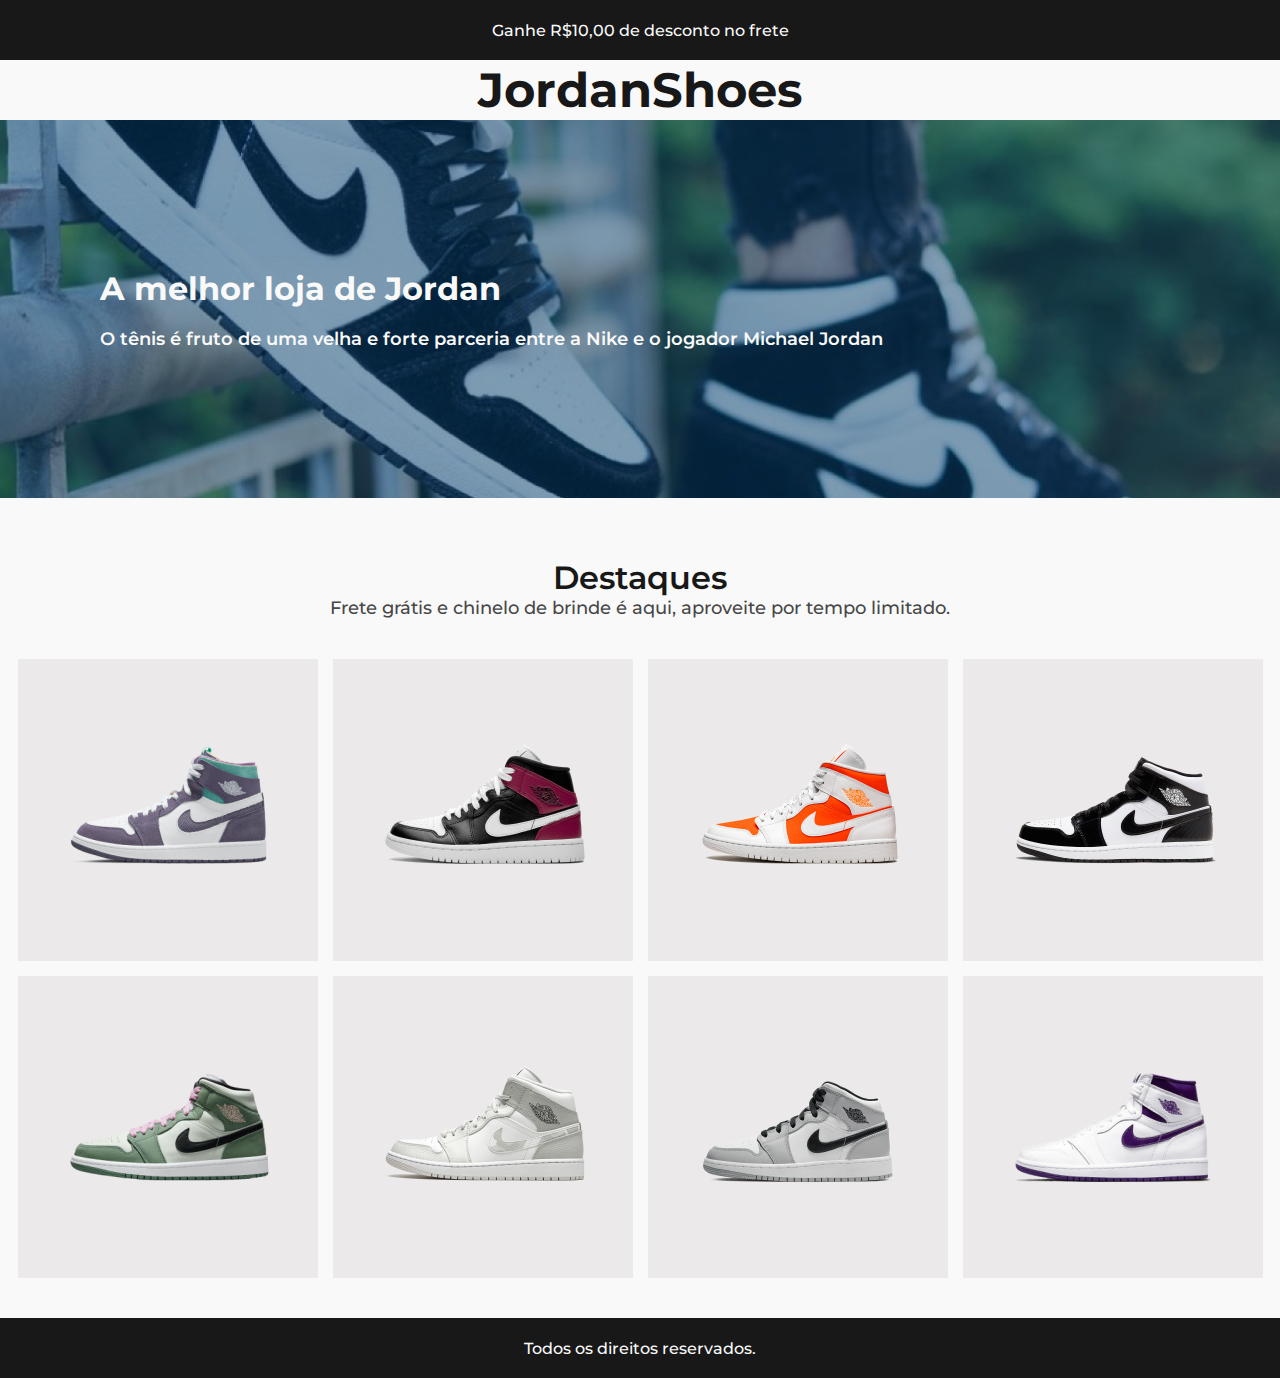
<file: 02SHOES/index.html>
<!DOCTYPE html>
<html lang="en">
<head>
    <meta charset="UTF-8">
    <meta http-equiv="X-UA-Compatible" content="IE=edge">
    <meta name="viewport" content="width=device-width, initial-scale=1.0">
    <link href="https://fonts.googleapis.com/css2?family=Montserrat:wght@300;400;500;700&display=swap" rel="stylesheet">

    <link rel="stylesheet" href="style.css">
    <title>Jordan Shoes</title>
</head>
<body>
     <div class="promocao">
         <p>Ganhe R$10,00 de desconto no frete</p>
     </div>
     <div class="titulo">
         <h1>JordanShoes</h1>
     </div>
     <div class="banner ">
         <h1>A melhor loja de Jordan</h1>
         <p>O tênis é fruto de uma velha e forte parceria entre a Nike e o jogador Michael Jordan</p>
     </div>

    
         <div class="texto">
             <h1>Destaques</h1>
             <p> Frete grátis e chinelo de brinde é aqui, aproveite por tempo limitado.</p>
         </div>
         <section class="produtos">
         <div class="tenis">
             <img src="./img/air-jordan-1-high-zoom-cmft-tropical-twist-1-400.png" alt="">
         </div>

         <div class="tenis">
            <img src="./img/air-jordan-1-mid-black-noble-red-w-1-1000.png" alt="">
        </div>

        <div class="tenis">
            <img src="./img/air-jordan-1-mid-bright-citrus-1-1000 1.png" alt="">
        </div>

        <div class="tenis">
            <img src="./img/air-jordan-1-mid-carbon-fiber-1-1000 1.png" alt="">
        </div>

        <div class="tenis">
            <img src="./img/air-jordan-1-mid-dutch-green-1-400.png" alt="">
        </div>

        <div class="tenis">
            <img src="./img/air-jordan-1-mid-grey-camo-1-1000 1.png" alt="">
        </div>

        <div class="tenis">
            <img src="./img/air-jordan-1-mid-light-smoke-grey-gs-1-1000.png" alt="">
        </div>

        <div class="tenis">
            <img src="./img/air-jordan-1-retro-high-court-purple-w-1-400.png" alt="">
        </div>
     </section>

     <div class="promocao">
        <p>Todos os direitos reservados.</p>
    </div>
</body>
</html>
</file>
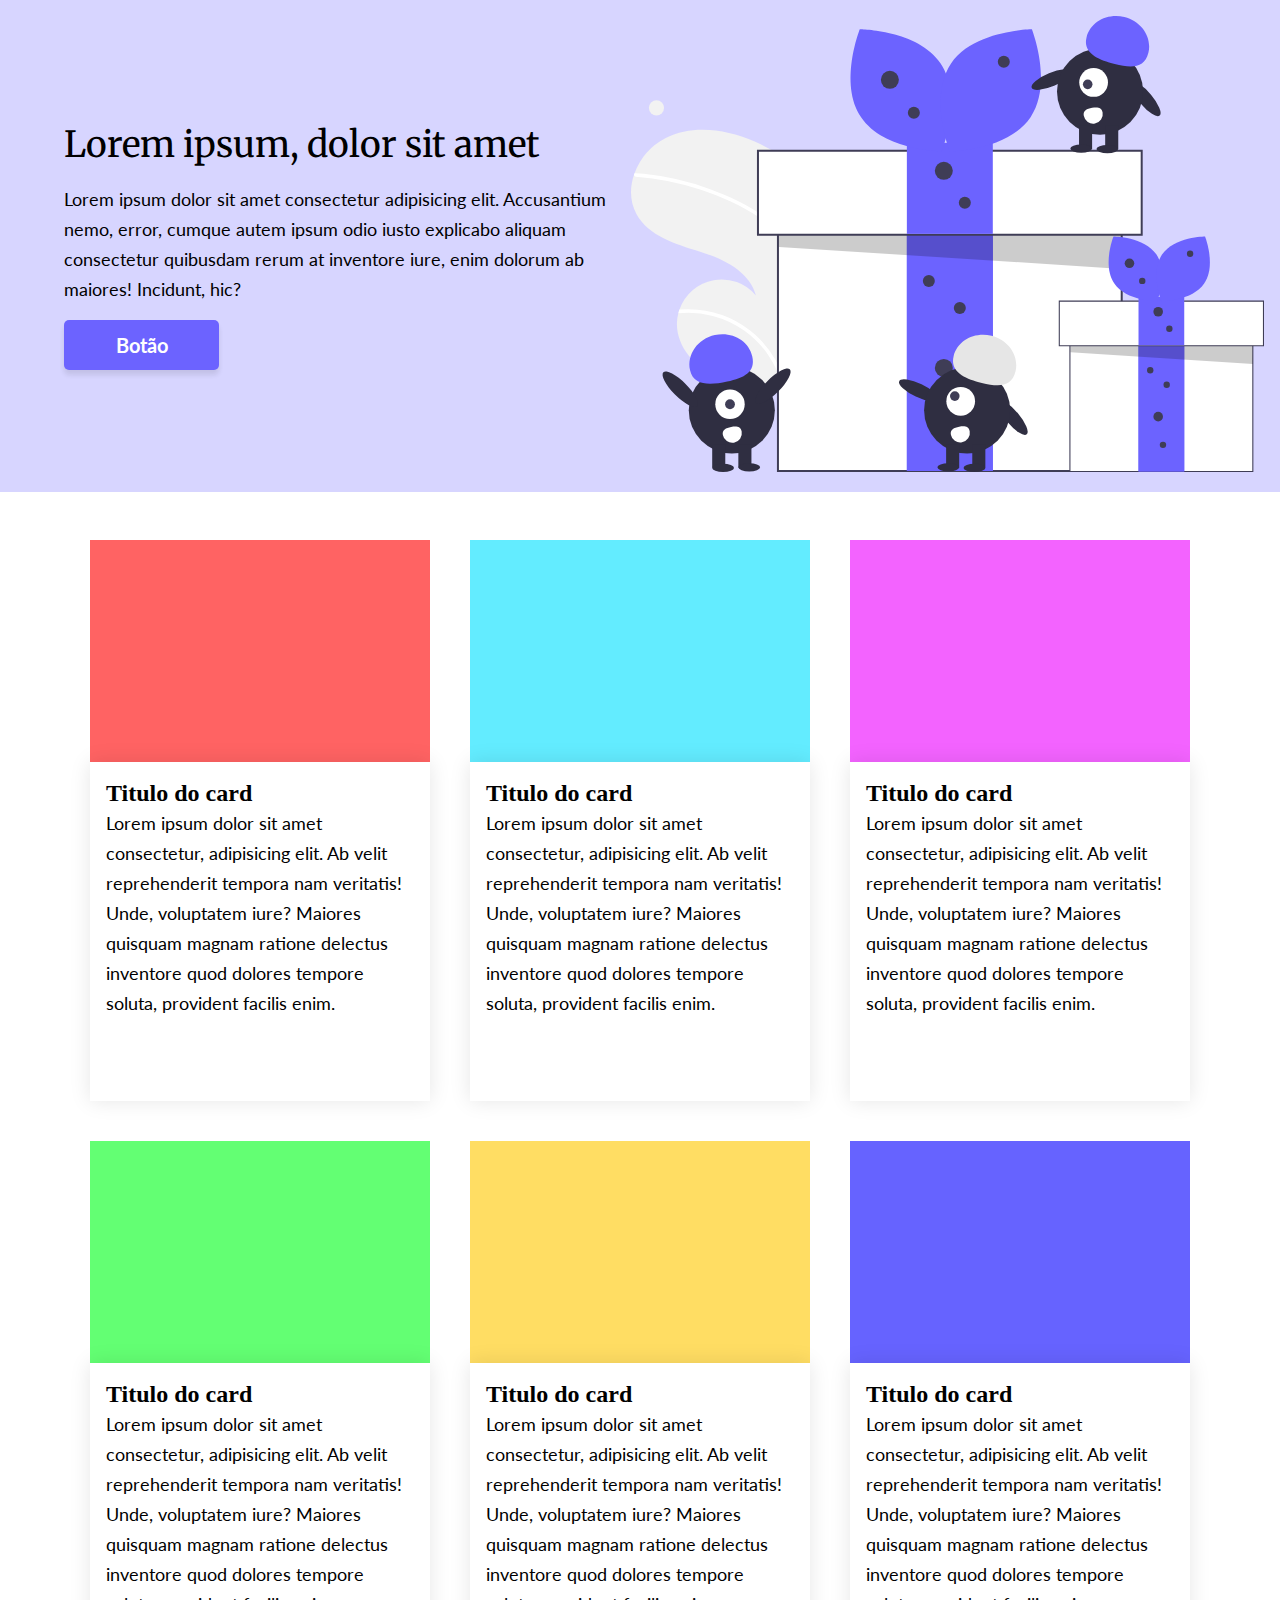
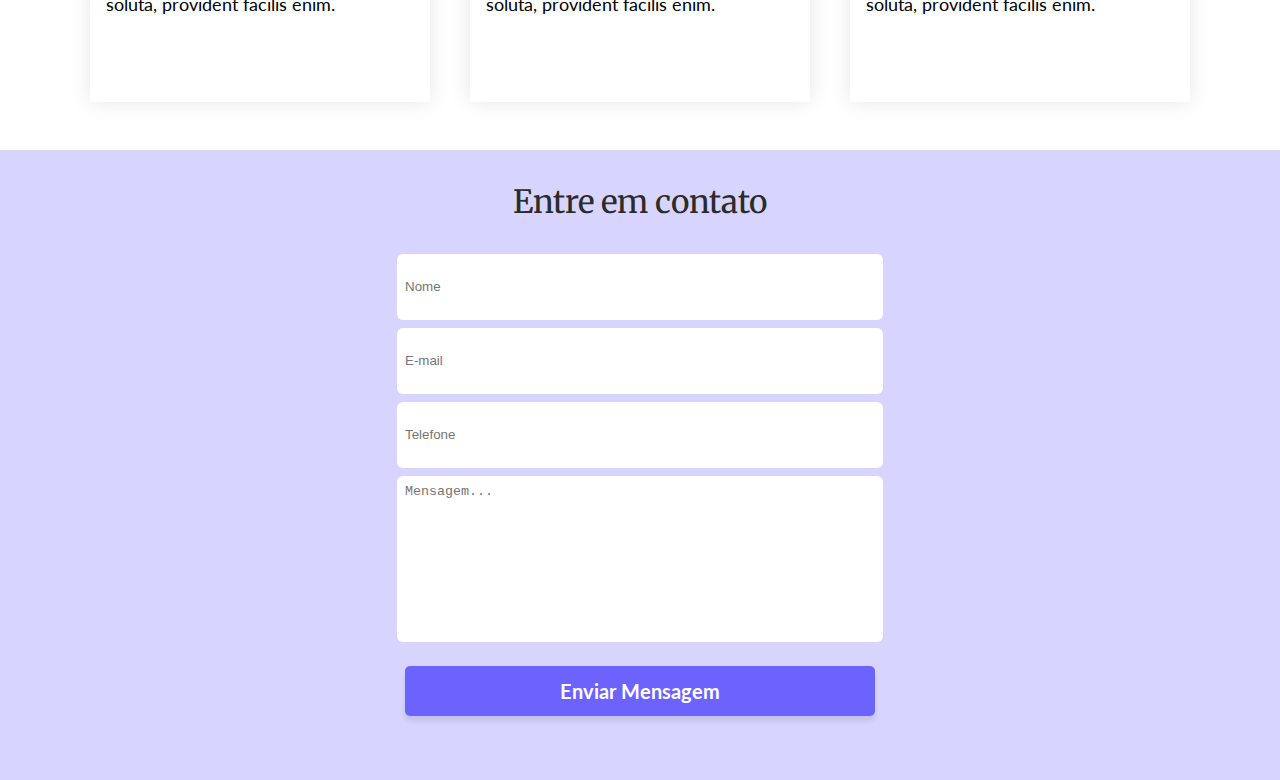
<file: 03OnePage/index.html>
<!DOCTYPE html>
<html lang="en">
<head>
    <meta charset="UTF-8">
    <meta http-equiv="X-UA-Compatible" content="IE=edge">
    <meta name="viewport" content="width=device-width, initial-scale=1.0">
    <link href="https://fonts.googleapis.com/css2?family=Lato:wght@300;400&family=Merriweather:wght@300;400;700&display=swap" rel="stylesheet">
    <link rel="stylesheet" href="./style.css">
    <title>One Page </title>
</head>
<body>
    <main>
        <div class="texto">
            <h1>Lorem ipsum, dolor sit amet </h1>
        <p>Lorem ipsum dolor sit amet consectetur adipisicing elit. Accusantium nemo, error, cumque autem ipsum odio iusto explicabo aliquam consectetur quibusdam rerum at inventore iure, enim dolorum ab maiores! Incidunt, hic?</p>
        <button>Botão</button>
        </div>
        <div><img src="./image/image.svg" alt=""></div>
    </main>
    <div class="conteudo">
        <div class="card">
            <div class="cor c1"></div>
            <div class="info">
                <h2>Titulo do card</h2>
                <p>Lorem ipsum dolor sit amet consectetur, adipisicing elit. Ab velit reprehenderit tempora nam veritatis! Unde, voluptatem iure? Maiores quisquam magnam ratione delectus inventore quod dolores tempore soluta, provident facilis enim.</p>
            </div>
        </div>

        <div class="card">
            <div class="cor c2"></div>
            <div class="info">
                <h2>Titulo do card</h2>
                <p>Lorem ipsum dolor sit amet consectetur, adipisicing elit. Ab velit reprehenderit tempora nam veritatis! Unde, voluptatem iure? Maiores quisquam magnam ratione delectus inventore quod dolores tempore soluta, provident facilis enim.</p>
            </div>
        </div>


        <div class="card">
            <div class="cor c3"></div>
            <div class="info">
                <h2>Titulo do card</h2>
                <p>Lorem ipsum dolor sit amet consectetur, adipisicing elit. Ab velit reprehenderit tempora nam veritatis! Unde, voluptatem iure? Maiores quisquam magnam ratione delectus inventore quod dolores tempore soluta, provident facilis enim.</p>
            </div>
        </div>


        <div class="card">
            <div class="cor c4"></div>
            <div class="info">
                <h2>Titulo do card</h2>
                <p>Lorem ipsum dolor sit amet consectetur, adipisicing elit. Ab velit reprehenderit tempora nam veritatis! Unde, voluptatem iure? Maiores quisquam magnam ratione delectus inventore quod dolores tempore soluta, provident facilis enim.</p>
            </div>
        </div>


        <div class="card">
            <div class="cor c5"></div>
            <div class="info">
                <h2>Titulo do card</h2>
                <p>Lorem ipsum dolor sit amet consectetur, adipisicing elit. Ab velit reprehenderit tempora nam veritatis! Unde, voluptatem iure? Maiores quisquam magnam ratione delectus inventore quod dolores tempore soluta, provident facilis enim.</p>
            </div>
        </div>


        <div class="card">
            <div class="cor c6"></div>
            <div class="info">
                <h2>Titulo do card</h2>
                <p>Lorem ipsum dolor sit amet consectetur, adipisicing elit. Ab velit reprehenderit tempora nam veritatis! Unde, voluptatem iure? Maiores quisquam magnam ratione delectus inventore quod dolores tempore soluta, provident facilis enim.</p>
            </div>
        </div>
    </div>
    <section>
        <div class="form">
            <h3>Entre em contato</h3>
        <input type="text" name="nome" id="" placeholder="Nome">
        <input type="email" name="email" id="" placeholder="E-mail">
        <input type="tel" name="telefone" id="" placeholder="Telefone">
        <textarea name="" id="" cols="20" rows="10" placeholder="Mensagem..."></textarea>
        <button>Enviar Mensagem</button>
        </div>
    </section>
</body>
</html>
</file>
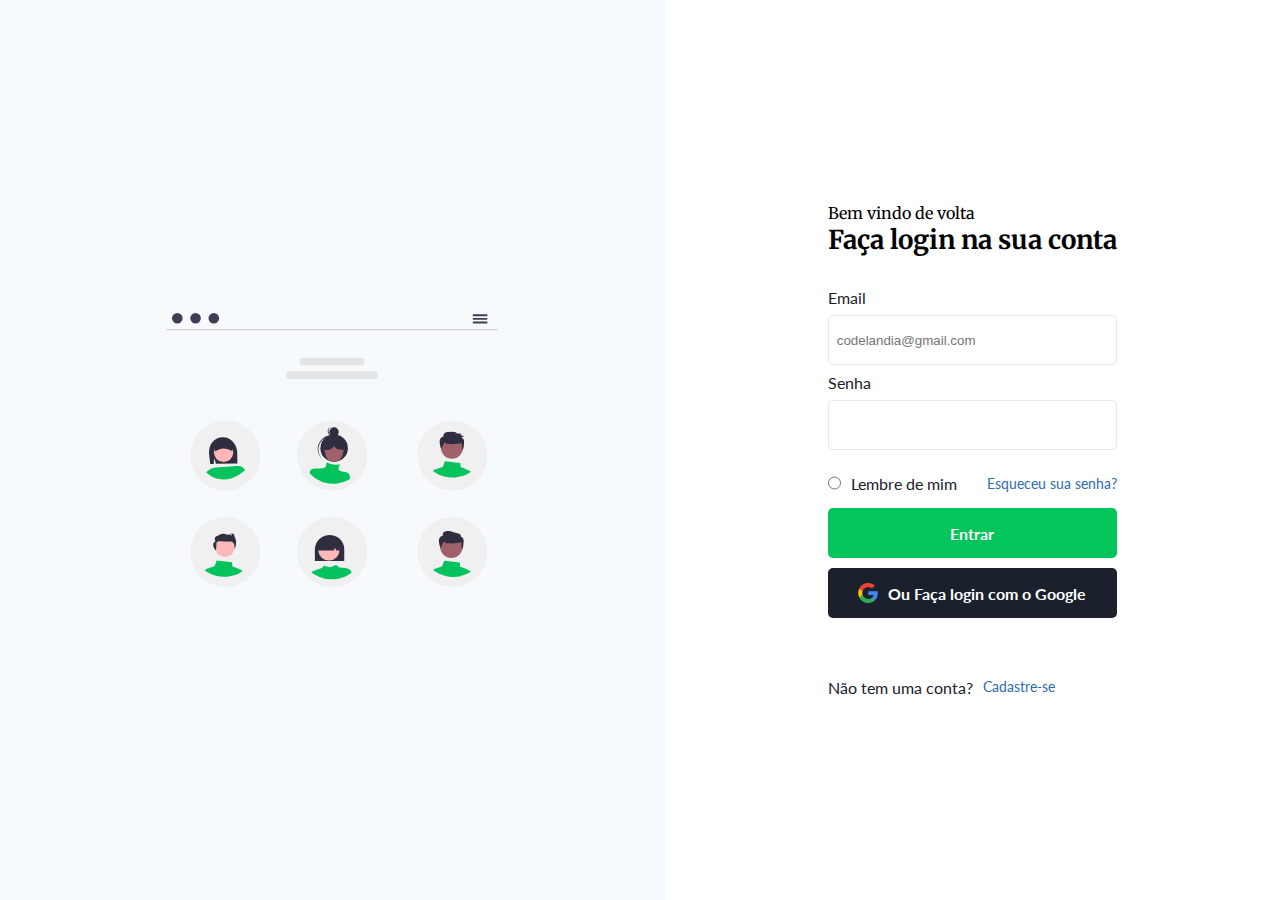
<file: 04Login/index.html>
<!DOCTYPE html>
<html lang="en">
<head>
    <meta charset="UTF-8">
    <meta http-equiv="X-UA-Compatible" content="IE=edge">
    <meta name="viewport" content="width=device-width, initial-scale=1.0">
    <link href="https://fonts.googleapis.com/css2?family=Lato:wght@300;400&family=Merriweather:wght@300;400;700&display=swap" rel="stylesheet">
    <link rel="stylesheet" href="style.css">
    <title>Login</title>
</head>
<body>
    <main>
        <div class="back">
            <img src="./image.svg" alt="" srcset="">
        </div>
        <div class="form">
           <div class="info">
            <h3>Bem vindo de volta</h3>
            <h1>Faça login na sua conta</h1>
            <label for="email">Email</label>
            <input type="email" name="email" id="" placeholder="codelandia@gmail.com">
            <label for="senha">Senha</label>
            <input type="password" name="senha" id="">

            <div class="links">
                <div class="check">
                <input type="radio" name="" id="">
                <label for="">Lembre de mim</label>
                </div>
                <a href="#">Esqueceu sua senha?</a>
            </div>


            <div class="botao">
                <button class="entrar">Entrar</button>
                <button class="google"> <img src="./iconfinder_Google_1298745 1.png" height ="20" width="20" />Ou Faça login com o Google</button>
            </div>

            <div class="cadastro">
                <p>Não tem uma conta?</p>
                <a href="#">Cadastre-se</a>
            </div>
           </div>
    </main>
</body>
</html>
</file>
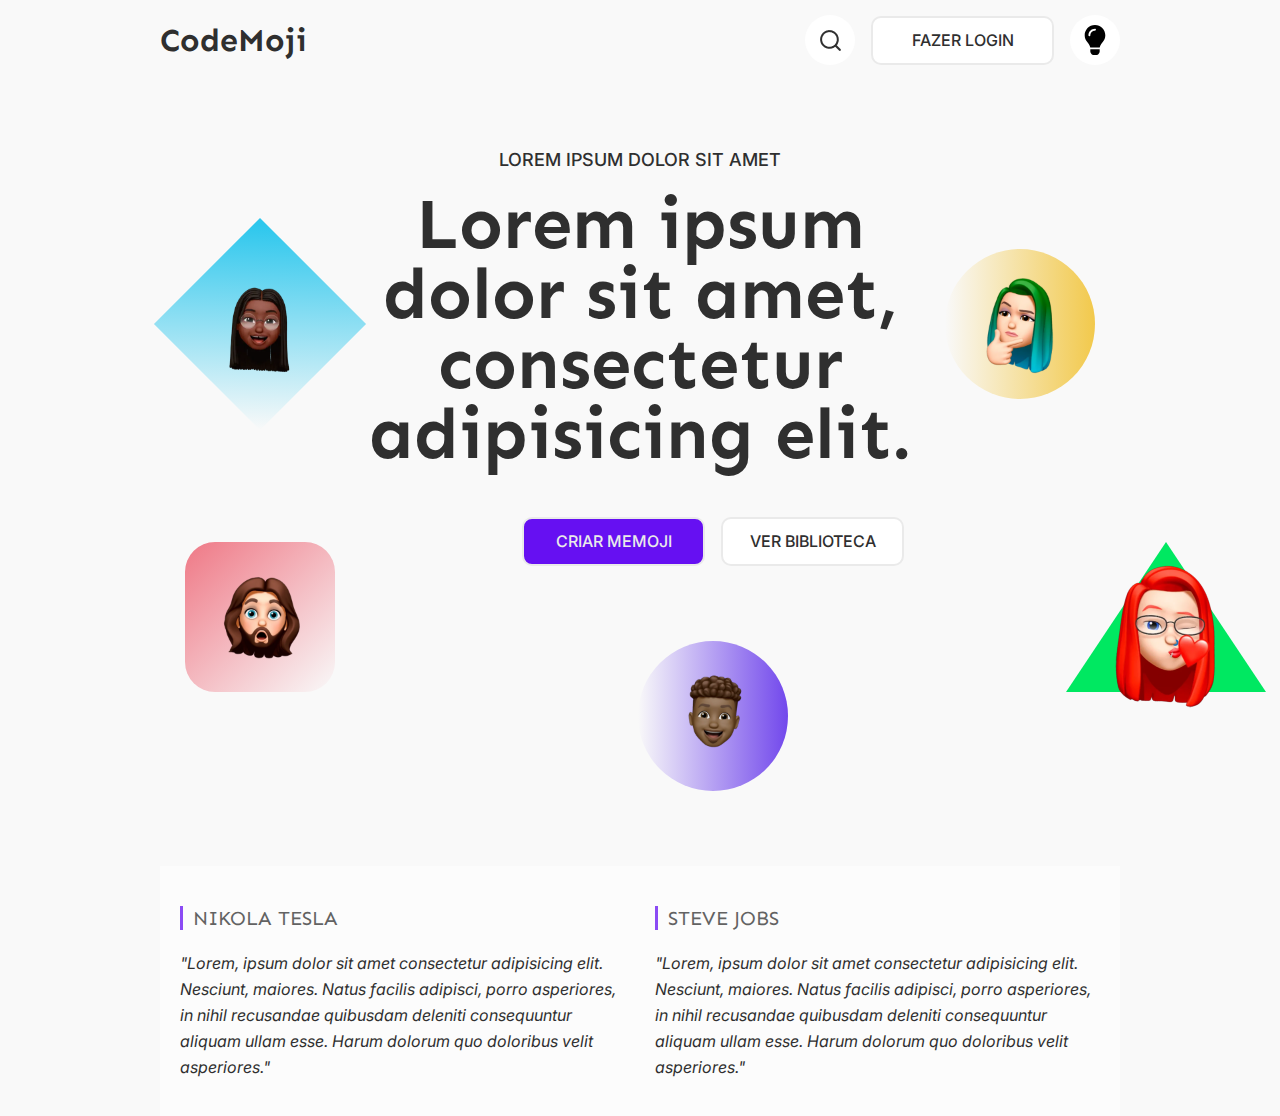
<file: 08CodeMoji/index.html>
<!DOCTYPE html>
<html lang="en">
<head>
    <meta charset="UTF-8">
    <meta http-equiv="X-UA-Compatible" content="IE=edge">
    <meta name="viewport" content="width=device-width, initial-scale=1.0">
    <link href="https://fonts.googleapis.com/css2?family=Inter:wght@300;400;600&family=Sen:wght@400;700&display=swap" rel="stylesheet">
    <link rel="stylesheet" href="style.css">
    <title>CodeMoji</title>
</head>
<body>
    <nav>
       <div>
        <h1>
            CodeMoji
        </h1>
       </div>
        <div class="botoes">
            <div class="busca">
                <img src="./img/search.png" alt="">
            </div>
            <button>Fazer Login</button>
            <div class="busca" onclick="mudarcor()">
                <img class="luz" src="./img/lightbulb-solid.svg" alt="">
            </div>
        </div>
    </nav>

    <main>
        <div class="icone">
            <div class="losango"></div>
                <img src="./img/Memoji Girls 10-9.png" alt="" >
            
        </div>
        <div class="titulo">
            <h3>
                Lorem ipsum dolor sit amet
            </h3>

            <h1>
                Lorem ipsum dolor sit amet, consectetur adipisicing elit. 
            </h1>
            
        </div>
        <div class="icone">
            <div class="circulo">
                <img src="./img/Memoji Girls 3-11.png" alt="" srcset="">
            </div>
        </div>
    </main>



    <div class="emojis">
        <div class="icone">
            <div class="quadrado">
                <img src="./img/Memoji Boys 2-7.png" alt="">
            </div>
        </div>

<div class="meio">
    <div class="botoes">
        <button class="ativo">Criar Memoji</button>
        <button>Ver biblioteca</button>
    </div>
    <div class="icone">
        <div class="circulo boy">
            <img src="./img/Memoji Boys 11-16.png" alt="">
        </div>
    </div>
</div>
        



        <div class="icone">
            <div class="triangulo">
                <img src="./img/Memoji Girls 2-10.png" alt="">
            </div>
        </div>

        



    </div>


    <div class="rodape">
        <div class="citacao">
            <p class="autor">NIKOLA TESLA</p>
            <p>"Lorem, ipsum dolor sit amet consectetur adipisicing elit. Nesciunt, maiores. Natus facilis adipisci, porro asperiores, in nihil recusandae quibusdam deleniti consequuntur aliquam ullam esse. Harum dolorum quo doloribus velit asperiores."</p>
        </div>

        <div class="citacao">
            <p class="autor">STEVE JOBS</p>
            <p>"Lorem, ipsum dolor sit amet consectetur adipisicing elit. Nesciunt, maiores. Natus facilis adipisci, porro asperiores, in nihil recusandae quibusdam deleniti consequuntur aliquam ullam esse. Harum dolorum quo doloribus velit asperiores."</p>
        </div>
    </div>





<script>


var flag = true;

function mudarcor() {
    
    if(flag = !flag){
        escuro()
    } else {
        claro()
    }
}

        function escuro() {
        document.querySelector("body").className = "escuro";
        document.querySelector("h1").className = "escuro-texto";
        document.querySelector(".titulo h1").className = "escuro-texto"
        document.querySelector(".titulo h3").className = "escuro-texto"
        
        }

        function claro() {
        document.querySelector("body").classList.remove("escuro");
        document.querySelector("h1").classList.remove("escuro-texto");
        document.querySelector(".titulo h1").classList.remove("escuro-texto");
        document.querySelector(".titulo h3").classList.remove("escuro-texto");
        
        }
  

</script>



</body>
</html>
</file>
<file: 02SHOES/style.css>
*{
    margin: 0;
    padding: 0;
    box-sizing: border-box;
    font-family: 'Montserrat', sans-serif;
}
body{
    background: #F9F9F9;
}
.promocao{
    display: flex;
    justify-content: center;
    align-items: center;
    color: #F9F9F9;
    background: #181818;
    height: 60px;
    font-weight: 500;
    font-size: 16px;
}
.titulo{
    background: #F9F9F9;
    height: 60px;
    font-weight: 600;
    font-size: 24px;
    display: flex;
    align-items: center;
    justify-content: center;
    color: #181818;
    padding: 10px;
}
.banner{
    display: flex;
    flex-direction: column;
    justify-content: center;
    background-image: url(./img/Air-Jordan-1-Retro-High-OG-Wmns-TWIST-Feminino\ 1.png);
    height: 378px;
    background-repeat: no-repeat;
    color: #F9F9F9;
    
    background-size: cover;
    background-position: center;
    
  
}

.banner::before{
    content: "";
    background-color: rgba(4, 62, 103, 0.5);
    height: 378px;
    width: 100%;
    position: absolute;
}



.banner h1{
    color: #F9F9F9;
    font-size: 32px;
    font-weight: bold;
    padding-left: 100px;
    position: relative;
}

.banner p{
    color: #F9F9F9;
    font-weight: 600;
    font-size: 18px;
    margin-top: 20px;
    padding-left: 100px;
    position: relative;
}
.produtos{
    display: grid;
    grid-template-columns: 300px 300px 300px 300px;
    justify-content: center;
    gap: 15px;
    padding: 40px;
    
}
.texto{
    margin-top: 60px;
    text-align: center;
}
.texto h1{
    font-weight: 600;
    font-size: 32px;
    color: #181818
}

.texto p{
    font-weight: 500;
    font-size: 18px;
    color: #474747
}

.tenis{
    display: flex;
    justify-content: center;
    align-items: center;
    padding: 20px;
    background: #EBE9EA;
    width: 300px;
    height: 302px;
}

img{
    width: 250px;
    height: 150px;
}

@media(max-width: 767px){
.produtos{
    grid-template-columns: 1fr;
}
h1{
    font-weight: 600;
font-size: 24px;
line-height: 196.19%;
}
.promocao{
    font-weight: 500;
font-size: 16px;
line-height: 196.19%;

}
.banner h1, 
.banner p{
    padding-left: 20px;
}
.text h1,
.banner h1{
    font-weight: bold;
    font-size: 28px;
    line-height: 34px;
}
}
</file>
<file: 03OnePage/style.css>
*{
     margin:0;
     padding: 0;
    
    }

    main{
        background-color:#D7D5FF ;
        
        display: flex;
        flex-direction: row;
        justify-content: center;
        gap: 20px;
        padding: 1rem;
        align-items: center;
    }

    main h1{
        
        font-family: 'Merriweather';
        font-style: normal;
        font-weight: 400;
        font-size: 36px;
        line-height: 47px;
    }

   
   

    p{
        font-family: 'Lato';
        font-style: normal;
        font-weight: 400;
        font-size: 18px;
        line-height: 30px;
        margin-top: 1rem;
    }

    button{
        width: 155px;
        height: 50px;
        left: 101px;
        background: #6C63FF;
        box-shadow: 0px 5px 5px rgba(23, 23, 23, 0.1);
        border: none;
        border-radius: 5px;
        outline: none;
        margin-top: 1rem;
        font-family: 'Lato';
        font-style: normal;
        font-weight: 700;
        font-size: 20px;
        color: #fff;
    }

    .conteudo{
        display: flex;
        gap: 40px;
        flex-wrap: wrap;
        padding: 3rem;
        align-items: center;
        justify-content: center;
        

    }

    .cor{
       
        width: 340px;
        height: 222px;
    }

     .c1{
        background-color: #FF6363;
    }
    .c2{
        background-color: #63ECFF;
    }
    .c3{
        background-color: #F363FF;
    }
    .c4{
        background-color: #63FF73;
    }
    .c5{
        background-color: #FFDD63;
    }
    .c6{
        background-color: #6663FF;
    }

    .info{
        width: 340px;
        height: 323px; 
        background: #FFFFFF;
        box-shadow: 0px 0px 20px rgba(0, 0, 0, 0.1);
        padding-top: 1rem;
    }
    h2{
        font-weight: 700;
        font-size: 24px;
        line-height: 30px; 
        margin-left: 1rem;
        
    }
    .info p{
        margin:  0 1rem;
    }
    section{
        
        background: #D7D5FF;
        display: flex;
        flex-direction: column;
        align-items: center;
        padding-bottom: 2rem;
    }

    .form{
        width: 470px;
        display: flex;
        flex-direction: column;
        align-items: center;
        padding-bottom: 2rem;
    }
    section h3{
        font-family: 'Merriweather';
        font-style: normal;
        font-weight: 400;
        font-size: 32px;
        line-height: 40px;
        display: flex;
        align-items: center;
        color: #2B2B2B;
        padding-top:  2rem;
        padding-bottom:  2rem;
    }
    input{
        background: #FFFFFF;
        border-radius: 6px;
        width: 100%;
        height: 50px;
        border: none;
        margin-bottom: 0.5rem;
        padding: 0.5rem;
    }
    textarea{
        background: #FFFFFF;
        border-radius: 6px;
        width: 100%;
        margin-bottom: 0.5rem;
        padding: 0.5rem;
        border: none;
        resize: none;
    }
    section button{
        width: 100%;
    }


    @media (max-width: 768px){
        main{
            flex-direction: column;
        }
        main h1{
            font-size: 32px;
        }
        p{
            font-size: 18px;
        }
        main img{
            width: 80%;
        }
        .form{
            width: 100%;
        }

        .cor{
            width: 300px;
            height: 222px;
        }
        .info{
            width: 300px;
            
        }
        input,
        textarea,
        section button{
            width: 280px;
        }
        

    }

    @media screen and (min-width: 1200px){
    main .texto{
        width: 600px;
        margin-left: 3rem;
    }
}
</file>
<file: 04Login/style.css>
*{
    margin: 0;
    padding: 0;
}

main{
    display: flex;
    flex-direction: row;
    height: 100vh;
}
.back{
    display: flex;
    align-items: center;
    background: #F7FAFC;
    justify-content: center;
}

.back img{
    width: 50%;
}

.form{
    width: 50%;
    display: flex;
    justify-content: center;
}
.info{
    display: flex;
    flex-direction: column;
    text-align: left;
    justify-content: center;
}

h3{
    font-family: 'Merriweather';
    font-style: normal;
    font-weight: 400;
    font-size: 16px;
    line-height: 20px;
}

h1{
    font-family: 'Merriweather';
    font-style: normal;
    font-weight: 700;
    font-size: 26px;
    line-height: 33px;
    margin-bottom: 2rem;
}
label{
    font-family: 'Lato';
    font-style: normal;
    font-weight: 400;
    font-size: 16px;
    line-height: 19px;
    color: #1A202C;
    margin-bottom: 0.5rem;
}

input{
    border:none;
    border: 1px solid #E8E8E8;
    box-sizing: border-box;
    border-radius: 5px;
    height: 50px;
    padding: 0.5rem;
    margin-bottom: 0.5rem;
}

.links{
    display: flex;
    flex-direction: row;
    justify-content: space-between;
    align-items: center;
    font-family: 'Lato';
    font-style: normal;
    font-weight: 400;
    font-size: 14px;
}

.check{
    display: flex;
    align-items: center;
}

.check label{
    margin-left: 10px;
}

a{
    text-decoration: none;
    color: #2B6CB0;
    font-family: 'Lato';
    font-style: normal;
    font-weight: 400;
    font-size: 14px;
    line-height: 17px;
}

.links input,
.links label{
   
    margin-bottom: 0!important;
}
.botao{
    display: flex;
    flex-direction: column;
}
button{
    border-radius: 5px;
    border: none;
    height: 50px;
    margin-bottom: 10px;
    font-family: 'Lato';
    font-style: normal;
    font-weight: 700;
    font-size: 16px;
    line-height: 19px;
    color: #FFFFFF;
}

.entrar{
    background: #04C45C;
}

.google{
    background: #1A202C;
    display: flex;
    justify-content: center;
    align-items: center;
}

.google img{
    margin-right: 10px;
}
.cadastro{
    display: flex;
    flex-direction: row;
    margin-top: 50px;
}

p{
    font-family: 'Lato';
    font-style: normal;
    font-weight: 400;
    font-size: 16px;
    line-height: 19px;
    color: #1A202C;
    margin-right: 10px;
}

@media (max-width: 768px){

    .back{
        display: none;
    }

    .form{
        width: 100%;
    }
}
</file>
<file: 08CodeMoji/style.css>
:root  {
    --cor-texto: #2F2F2F;
    --borda-botao: #EAEAEA;
    --botao-ativo: #6610F2;
  }

body{
    background: #F9F9F9;
    padding: 0 5rem;
    margin: 0 5rem;
}
nav{
    display: flex;
    align-items: center;
    justify-content: space-between;
}
h1{
    font-family: 'Sen';
    font-style: normal;
    font-weight: 700;
    font-size: 32px;
    line-height: 38px;
    color: var(--cor-texto);
}
.botoes{
    display: flex;
    align-items: center;
    gap: 1rem;
}
.busca{
    background: #FFFFFF;
    border: 2px solid var(--borda-botao);
    box-sizing: border-box;
    width: 50px;
    height: 50px;
    border: none;
    border-radius: 50%;
    display: flex;
    align-items: center;
    justify-content: center;
    
}

.luz{
    width: 30px;
    height: 30px;
}

.escuro{
    background: #1f1e1e;
    
}

.escuro-texto{
    color: #F9F9F9!important;
}

button{
    background: #FFFFFF;
    box-sizing: border-box;
    border-radius: 10px;
    width: 183px;
    height: 49px;
    text-transform: uppercase;
    font-family: 'Inter';
    font-style: normal;
    font-weight: 500;
    font-size: 16px;
    line-height: 19px;
    color: var(--cor-texto);
   
    border: 2px solid #EAEAEA;
}
h1:hover{
    color: var(--botao-ativo);
    font-weight: 600;
    cursor: pointer;
}
.busca:hover,
button:hover{
    border: 2px solid var(--botao-ativo);
    color: var(--botao-ativo);
    font-weight: 600;
    cursor: pointer;
}
main{
    display: grid;
    grid-template-columns: 200px 1fr 200px;
    margin-top: 50px;
  
}


.icone{
    display: flex;
    align-items: center;
    justify-content: center;
}
.losango{
    position: absolute;
    width: 150px;
    height: 150px;
    background: linear-gradient(136.92deg, #2DC7ED 3.14%, rgba(45, 199, 237, 0) 100%);
    transform: rotate(45deg);
}
.icone img{
    position: relative;
    width: 100px
}

.titulo{
    display: flex;
    flex-direction: column;
    align-items: center;
    justify-content: center;
}
.titulo h3{
    text-transform: uppercase;
    color: var(--cor-texto);
    font-family: 'Inter';
    font-style: normal;
    font-weight: 500;
    font-size: 18px;
    line-height: 22px;
}

.titulo h1{
    font-family: 'Sen';
    font-style: normal;
    font-weight: 700;
    font-size: 72px;
    line-height: 70px;
    text-align: center;
    color: var(--cor-texto);
    margin-top: 0;
}

.circulo{
    position: absolute;
    width: 150px;
    height: 150px;
    background: linear-gradient(270deg, #F2C94C 0%, rgba(242, 201, 76, 0) 100%);
    border-radius: 50%;
    display: flex;
    align-items: center;
    justify-content: center;
}

.ativo{
    background: #6610F2;
    border-radius: 10px;
    color: var(--borda-botao);
}

.ativo:hover{
    color: var(--borda-botao);
    font-weight: 600;
    cursor: pointer;
}
.emojis{
    display: grid;
    grid-template-columns: 200px 1fr 200px;
    flex-direction: row;
    gap: 162px;
    width: 100%;
    
}

.meio{
    display: flex;
    flex-direction: column;
    gap: 150px;
}
.quadrado{
    display: flex;
    align-items: center;
    justify-content: center;
    position: absolute;
    width: 150px;
    height: 150px;
    background: linear-gradient(136.92deg, #EF7C89 3.14%, rgba(239, 124, 137, 0) 100%);
    border-radius: 30px;
}

.triangulo{
    position: absolute;
    border-left: 100px solid transparent;
    border-right: 100px solid transparent;
    border-bottom: 150px solid #00E861;
  /*  border-image: linear-gradient(180deg, #00E861 0%, rgba(0, 232, 97, 0) 100%);*/
}

.triangulo img{
    position: absolute;
    left: -73px;
    margin-top: 18px;
    width: 150px;
}
.boy{
    background: linear-gradient(270deg, #7248EC 0%, rgba(114, 72, 236, 0) 100%);
}


.rodape{
    background: #FCFCFC;
    margin-top: 150px;
    padding: 20px;
    display: flex;
    gap: 30px;

}

.autor{
    text-transform: uppercase;
    font-family: 'Sen';
    font-style: normal;
    font-weight: 400;
    font-size: 20px;
    line-height: 24px;
    opacity: 0.75;
    color: var(--cor-texto);
    border-left: 3px solid var(--botao-ativo);
    padding-left: 10px;

}
p{
    font-family: 'Inter';
    font-style: italic;
    font-weight: 400;
    font-size: 16px;
    line-height: 26px;
    color: var(--cor-texto);
}
</file>
